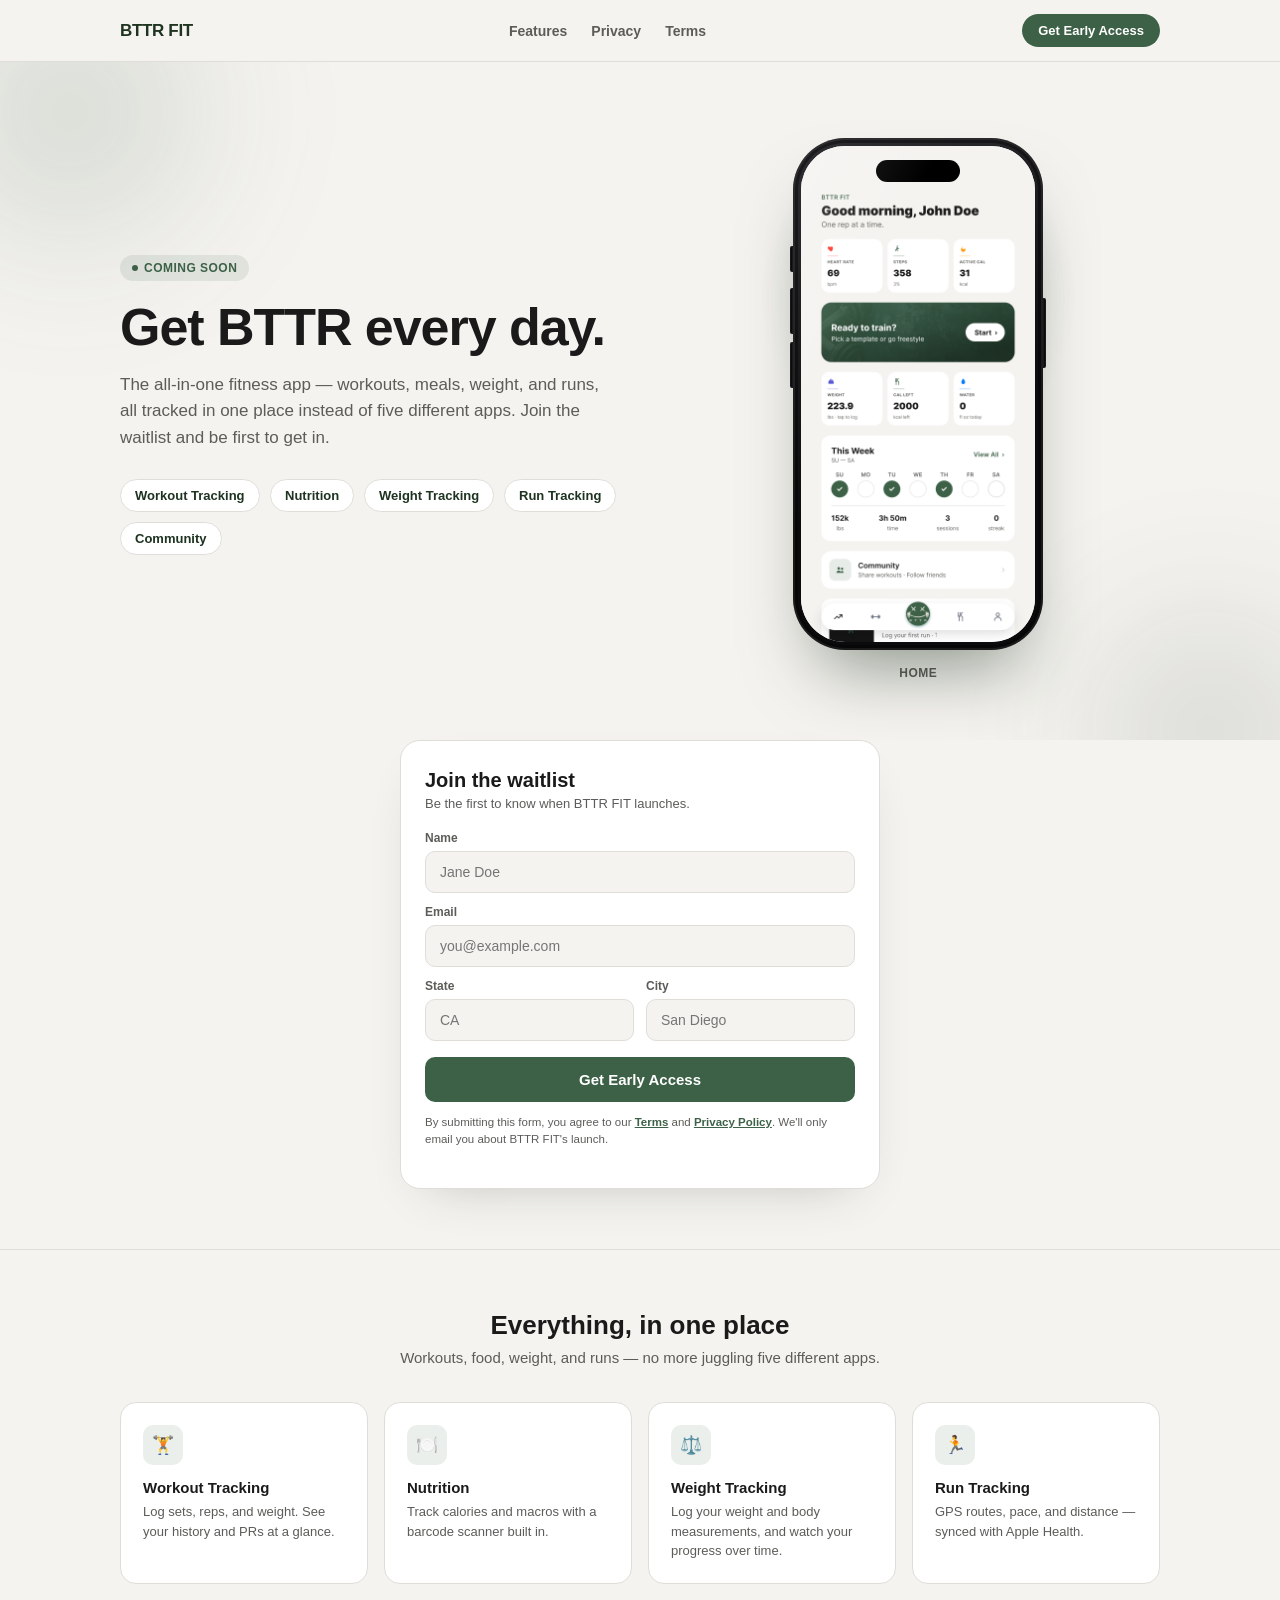
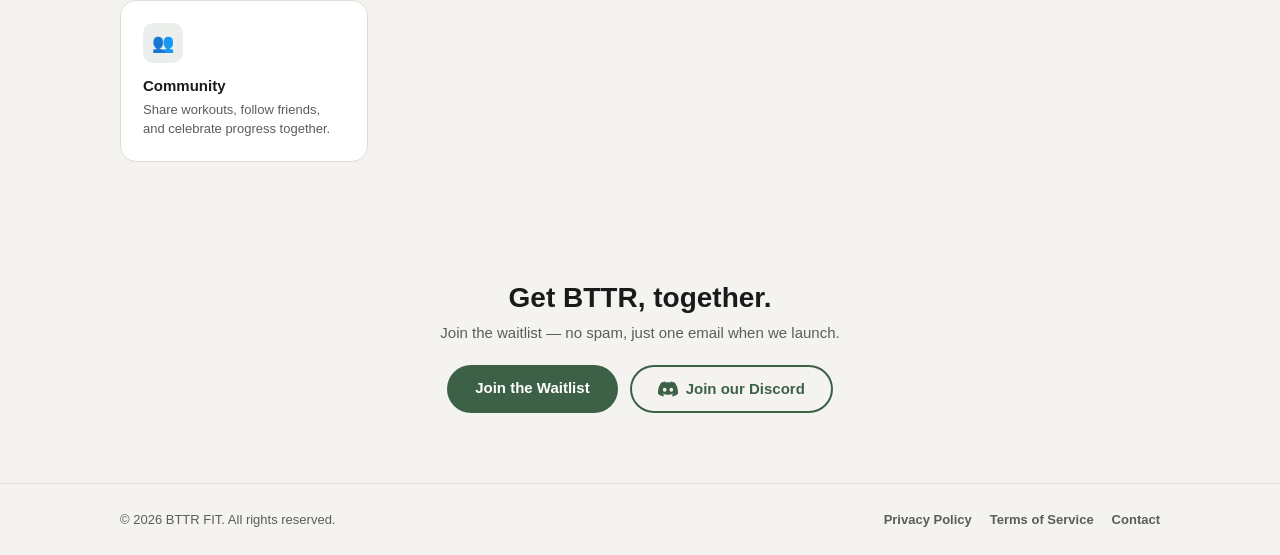
<file: index.html>
<!doctype html>
<html lang="en">
<head>
<meta charset="UTF-8">
<meta name="viewport" content="width=device-width, initial-scale=1">
<title>BTTR FIT — Get Early Access</title>
<meta name="description" content="Training, nutrition, and progress in one app. Join the BTTR FIT waitlist.">
<meta name="theme-color" content="#3D6147">
<link rel="canonical" href="https://joinbttr-fit.vercel.app/">

<!-- Link previews (Discord, iMessage, Slack, X, etc.). Discord tints the embed's
     left edge with theme-color. og:image must be an absolute URL; if the domain
     ever changes, update every https://joinbttr-fit.vercel.app below. Chat apps cache previews, so after
     changing the image, re-test with a new query string (e.g. ?v=2). -->
<meta property="og:type" content="website">
<meta property="og:site_name" content="BTTR FIT">
<meta property="og:title" content="BTTR FIT — Get BTTR every day.">
<meta property="og:description" content="Training, nutrition, runs, and progress in one app. Join the waitlist and be first in.">
<meta property="og:url" content="https://joinbttr-fit.vercel.app/">
<meta property="og:image" content="https://joinbttr-fit.vercel.app/assets/og-image.jpg">
<meta property="og:image:type" content="image/jpeg">
<meta property="og:image:width" content="1200">
<meta property="og:image:height" content="630">
<meta property="og:image:alt" content="BTTR FIT — Get BTTR every day. Training, nutrition, runs and progress in one app.">
<meta name="twitter:card" content="summary_large_image">
<meta name="twitter:title" content="BTTR FIT — Get BTTR every day.">
<meta name="twitter:description" content="Training, nutrition, runs, and progress in one app. Join the waitlist and be first in.">
<meta name="twitter:image" content="https://joinbttr-fit.vercel.app/assets/og-image.jpg">
<link rel="stylesheet" href="style.css">
</head>
<body>

<nav class="nav">
  <div class="nav-inner">
    <a class="logo" href="#top">BTTR FIT</a>
    <div class="nav-links">
      <a href="#features">Features</a>
      <a href="privacy.html">Privacy</a>
      <a href="terms.html">Terms</a>
    </div>
    <a class="nav-cta" href="#waitlist">Get Early Access</a>
  </div>
</nav>

<header class="hero" id="top">
  <div class="blob blob-a"></div>
  <div class="blob blob-b"></div>
  <div class="container hero-grid">
    <div>
      <div class="eyebrow hero-in" style="--d:0s"><span class="dot"></span> Coming soon</div>
      <h1 class="headline hero-in" style="--d:0.08s">Get BTTR every day.</h1>
      <p class="tagline hero-in" style="--d:0.16s">The all-in-one fitness app — workouts, meals, weight, and runs, all tracked in one place instead of five different apps. Join the waitlist and be first to get in.</p>
      <div class="feature-pills hero-in" style="--d:0.24s">
        <span class="pill">Workout Tracking</span>
        <span class="pill">Nutrition</span>
        <span class="pill">Weight Tracking</span>
        <span class="pill">Run Tracking</span>
        <span class="pill">Community</span>
      </div>
    </div>

    <div class="phone-stage hero-in" style="--d:0.1s">
      <div class="phone-glow"></div>
      <div class="phone-tilt" id="phone-tilt">
        <div class="phone">
          <div class="phone-btn mute"></div>
          <div class="phone-btn vol-up"></div>
          <div class="phone-btn vol-down"></div>
          <div class="phone-btn power"></div>
          <div class="phone-screen">
            <div class="dynamic-island"></div>
            <img class="phone-shot active" src="assets/screenshots/main.png" alt="BTTR FIT home screen" data-caption="Home">
            <img class="phone-shot" src="assets/screenshots/train.png" alt="BTTR FIT train screen" data-caption="Train">
            <img class="phone-shot" src="assets/screenshots/stats.png" alt="BTTR FIT workout log screen" data-caption="Stats">
            <img class="phone-shot" src="assets/screenshots/fuel.png" alt="BTTR FIT nutrition screen" data-caption="Nutrition">
            <img class="phone-shot" src="assets/screenshots/profile.png" alt="BTTR FIT profile screen" data-caption="Profile">
            <div class="phone-sheen"></div>
          </div>
        </div>
      </div>
      <div class="phone-caption" id="phone-caption">Home</div>
    </div>
  </div>
</header>

<section class="container" id="waitlist" style="padding-bottom: 60px;">
  <div class="waitlist reveal" style="max-width: 480px; margin: 0 auto;">
    <div id="waitlist-form-wrap">
      <h2>Join the waitlist</h2>
      <p class="sub">Be the first to know when BTTR FIT launches.</p>
      <form id="waitlist-form">
        <div class="field">
          <label for="name">Name</label>
          <input type="text" id="name" name="name" placeholder="Jane Doe" required>
        </div>
        <div class="field">
          <label for="email">Email</label>
          <input type="email" id="email" name="email" placeholder="you@example.com" required>
        </div>
        <div class="form-row">
          <div class="field">
            <label for="state">State</label>
            <input type="text" id="state" name="state" placeholder="CA" required>
          </div>
          <div class="field">
            <label for="city">City</label>
            <input type="text" id="city" name="city" placeholder="San Diego" required>
          </div>
        </div>
        <button type="submit" class="submit-btn">Get Early Access</button>
        <p class="form-note">By submitting this form, you agree to our <a href="terms.html">Terms</a> and <a href="privacy.html">Privacy Policy</a>. We'll only email you about BTTR FIT's launch.</p>
      </form>
    </div>
    <div class="success-msg" id="success-msg">
      <div class="check">✅</div>
      <h3>You're on the list!</h3>
      <p>We'll email you the moment BTTR FIT goes live.</p>
      <a class="discord-link" data-discord href="#" target="_blank" rel="noopener noreferrer" hidden><svg class="discord-icon" viewBox="0 0 24 24" aria-hidden="true" focusable="false"><path fill="currentColor" d="M20.317 4.3698a19.7913 19.7913 0 00-4.8851-1.5152.0741.0741 0 00-.0785.0371c-.211.3753-.4447.8648-.6083 1.2495-1.8447-.2762-3.68-.2762-5.4868 0-.1636-.3933-.4058-.8742-.6177-1.2495a.077.077 0 00-.0785-.037 19.7363 19.7363 0 00-4.8852 1.515.0699.0699 0 00-.0321.0277C.5334 9.0458-.319 13.5799.0992 18.0578a.0824.0824 0 00.0312.0561c2.0528 1.5076 4.0413 2.4228 5.9929 3.0294a.0777.0777 0 00.0842-.0276c.4616-.6304.8731-1.2952 1.226-1.9942a.076.076 0 00-.0416-.1057c-.6528-.2476-1.2743-.5495-1.8722-.8923a.077.077 0 01-.0076-.1277c.1258-.0943.2517-.1923.3718-.2914a.0743.0743 0 01.0776-.0105c3.9278 1.7933 8.18 1.7933 12.0614 0a.0739.0739 0 01.0785.0095c.1202.099.246.1981.3728.2924a.077.077 0 01-.0066.1276 12.2986 12.2986 0 01-1.873.8914.0766.0766 0 00-.0407.1067c.3604.698.7719 1.3628 1.225 1.9932a.076.076 0 00.0842.0286c1.961-.6067 3.9495-1.5219 6.0023-3.0294a.077.077 0 00.0313-.0552c.5004-5.177-.8382-9.6739-3.5485-13.6604a.061.061 0 00-.0312-.0286zM8.02 15.3312c-1.1825 0-2.1569-1.0857-2.1569-2.419 0-1.3332.9555-2.4189 2.157-2.4189 1.2108 0 2.1757 1.0952 2.1568 2.419 0 1.3332-.9555 2.4189-2.1569 2.4189zm7.9748 0c-1.1825 0-2.1569-1.0857-2.1569-2.419 0-1.3332.9554-2.4189 2.1569-2.4189 1.2108 0 2.1757 1.0952 2.1568 2.419 0 1.3332-.946 2.4189-2.1568 2.4189Z"/></svg>Join our Discord while you wait</a>
    </div>
  </div>
</section>

<section class="features" id="features">
  <div class="container">
    <h2 class="reveal">Everything, in one place</h2>
    <p class="reveal">Workouts, food, weight, and runs — no more juggling five different apps.</p>
    <div class="feature-grid">
      <div class="feature-card reveal">
        <div class="icon">🏋️</div>
        <h3>Workout Tracking</h3>
        <p>Log sets, reps, and weight. See your history and PRs at a glance.</p>
      </div>
      <div class="feature-card reveal">
        <div class="icon">🍽️</div>
        <h3>Nutrition</h3>
        <p>Track calories and macros with a barcode scanner built in.</p>
      </div>
      <div class="feature-card reveal">
        <div class="icon">⚖️</div>
        <h3>Weight Tracking</h3>
        <p>Log your weight and body measurements, and watch your progress over time.</p>
      </div>
      <div class="feature-card reveal">
        <div class="icon">🏃</div>
        <h3>Run Tracking</h3>
        <p>GPS routes, pace, and distance — synced with Apple Health.</p>
      </div>
      <div class="feature-card reveal">
        <div class="icon">👥</div>
        <h3>Community</h3>
        <p>Share workouts, follow friends, and celebrate progress together.</p>
      </div>
    </div>
  </div>
</section>

<section class="bottom-cta">
  <div class="container">
    <h2 class="reveal">Get BTTR, together.</h2>
    <p class="reveal">Join the waitlist — no spam, just one email when we launch.</p>
    <div class="cta-row reveal">
      <a class="btn" href="#waitlist">Join the Waitlist</a>
      <a class="btn btn-discord" data-discord href="#" target="_blank" rel="noopener noreferrer" hidden><svg class="discord-icon" viewBox="0 0 24 24" aria-hidden="true" focusable="false"><path fill="currentColor" d="M20.317 4.3698a19.7913 19.7913 0 00-4.8851-1.5152.0741.0741 0 00-.0785.0371c-.211.3753-.4447.8648-.6083 1.2495-1.8447-.2762-3.68-.2762-5.4868 0-.1636-.3933-.4058-.8742-.6177-1.2495a.077.077 0 00-.0785-.037 19.7363 19.7363 0 00-4.8852 1.515.0699.0699 0 00-.0321.0277C.5334 9.0458-.319 13.5799.0992 18.0578a.0824.0824 0 00.0312.0561c2.0528 1.5076 4.0413 2.4228 5.9929 3.0294a.0777.0777 0 00.0842-.0276c.4616-.6304.8731-1.2952 1.226-1.9942a.076.076 0 00-.0416-.1057c-.6528-.2476-1.2743-.5495-1.8722-.8923a.077.077 0 01-.0076-.1277c.1258-.0943.2517-.1923.3718-.2914a.0743.0743 0 01.0776-.0105c3.9278 1.7933 8.18 1.7933 12.0614 0a.0739.0739 0 01.0785.0095c.1202.099.246.1981.3728.2924a.077.077 0 01-.0066.1276 12.2986 12.2986 0 01-1.873.8914.0766.0766 0 00-.0407.1067c.3604.698.7719 1.3628 1.225 1.9932a.076.076 0 00.0842.0286c1.961-.6067 3.9495-1.5219 6.0023-3.0294a.077.077 0 00.0313-.0552c.5004-5.177-.8382-9.6739-3.5485-13.6604a.061.061 0 00-.0312-.0286zM8.02 15.3312c-1.1825 0-2.1569-1.0857-2.1569-2.419 0-1.3332.9555-2.4189 2.157-2.4189 1.2108 0 2.1757 1.0952 2.1568 2.419 0 1.3332-.9555 2.4189-2.1569 2.4189zm7.9748 0c-1.1825 0-2.1569-1.0857-2.1569-2.419 0-1.3332.9554-2.4189 2.1569-2.4189 1.2108 0 2.1757 1.0952 2.1568 2.419 0 1.3332-.946 2.4189-2.1568 2.4189Z"/></svg>Join our Discord</a>
    </div>
  </div>
</section>

<footer>
  <div class="container footer-inner">
    <span>&copy; 2026 BTTR FIT. All rights reserved.</span>
    <div class="footer-links">
      <a href="privacy.html">Privacy Policy</a>
      <a href="terms.html">Terms of Service</a>
      <a href="mailto:bttrfitness@gmail.com">Contact</a>
    </div>
  </div>
</footer>

<script>
  // Submits to a Google Apps Script Web App bound to the "BTTR FIT Waitlist"
  // Google Sheet, which appends a row per signup. mode: 'no-cors' means we
  // can't read the response (Apps Script doesn't send CORS headers), so this
  // fires the request and shows success optimistically rather than waiting
  // to confirm — acceptable for a low-stakes waitlist form.
  var WAITLIST_ENDPOINT = 'https://script.google.com/macros/s/AKfycbwJiulC9-AcrTNN9ndL5i56GDPdtlouw3-GQHz1hfKwZpN7p5EOBmAqSIK_HhpVAK7D/exec';
  var WAITLIST_TOKEN = '06d2058a8aa87d88c642ef6acbf25511';

  // Discord invite link. While this is empty every [data-discord] button stays
  // hidden, so the page never shows a dead link — paste the invite URL here
  // (e.g. 'https://discord.gg/xxxxxxx') to switch the buttons on.
  var DISCORD_URL = 'https://discord.gg/M2xJRjM8U';
  if (DISCORD_URL) {
    document.querySelectorAll('[data-discord]').forEach(function (el) {
      el.href = DISCORD_URL;
      el.hidden = false;
    });
  }

  document.getElementById('waitlist-form').addEventListener('submit', function (e) {
    e.preventDefault();
    var form = e.target;
    var body = new URLSearchParams({
      name: form.name.value,
      email: form.email.value,
      state: form.state.value,
      city: form.city.value,
      token: WAITLIST_TOKEN
    });
    fetch(WAITLIST_ENDPOINT, {
      method: 'POST',
      mode: 'no-cors',
      headers: { 'Content-Type': 'application/x-www-form-urlencoded' },
      body: body.toString()
    }).catch(function () { /* opaque no-cors response either way; ignore network errors */ });
    document.getElementById('waitlist-form-wrap').style.display = 'none';
    document.getElementById('success-msg').style.display = 'block';
  });

  // Screenshot carousel
  (function () {
    var shots = document.querySelectorAll('.phone-shot');
    var caption = document.getElementById('phone-caption');
    if (!shots.length) return;
    var i = 0;
    setInterval(function () {
      shots[i].classList.remove('active');
      i = (i + 1) % shots.length;
      shots[i].classList.add('active');
      caption.textContent = shots[i].dataset.caption;
    }, 2800);
  })();

  // Scroll-triggered reveal animations
  (function () {
    var items = document.querySelectorAll('.reveal');
    if (!items.length) return;
    var io = new IntersectionObserver(function (entries) {
      entries.forEach(function (entry, idx) {
        if (entry.isIntersecting) {
          var siblingIndex = Array.prototype.indexOf.call(entry.target.parentElement.children, entry.target);
          entry.target.style.transitionDelay = (Math.min(siblingIndex, 4) * 0.08) + 's';
          entry.target.classList.add('in-view');
          io.unobserve(entry.target);
        }
      });
    }, { threshold: 0.15 });
    items.forEach(function (el) { io.observe(el); });
  })();

  // Nav shadow on scroll
  (function () {
    var nav = document.querySelector('.nav');
    if (!nav) return;
    window.addEventListener('scroll', function () {
      nav.classList.toggle('scrolled', window.scrollY > 8);
    }, { passive: true });
  })();
</script>

</body>
</html>
</file>
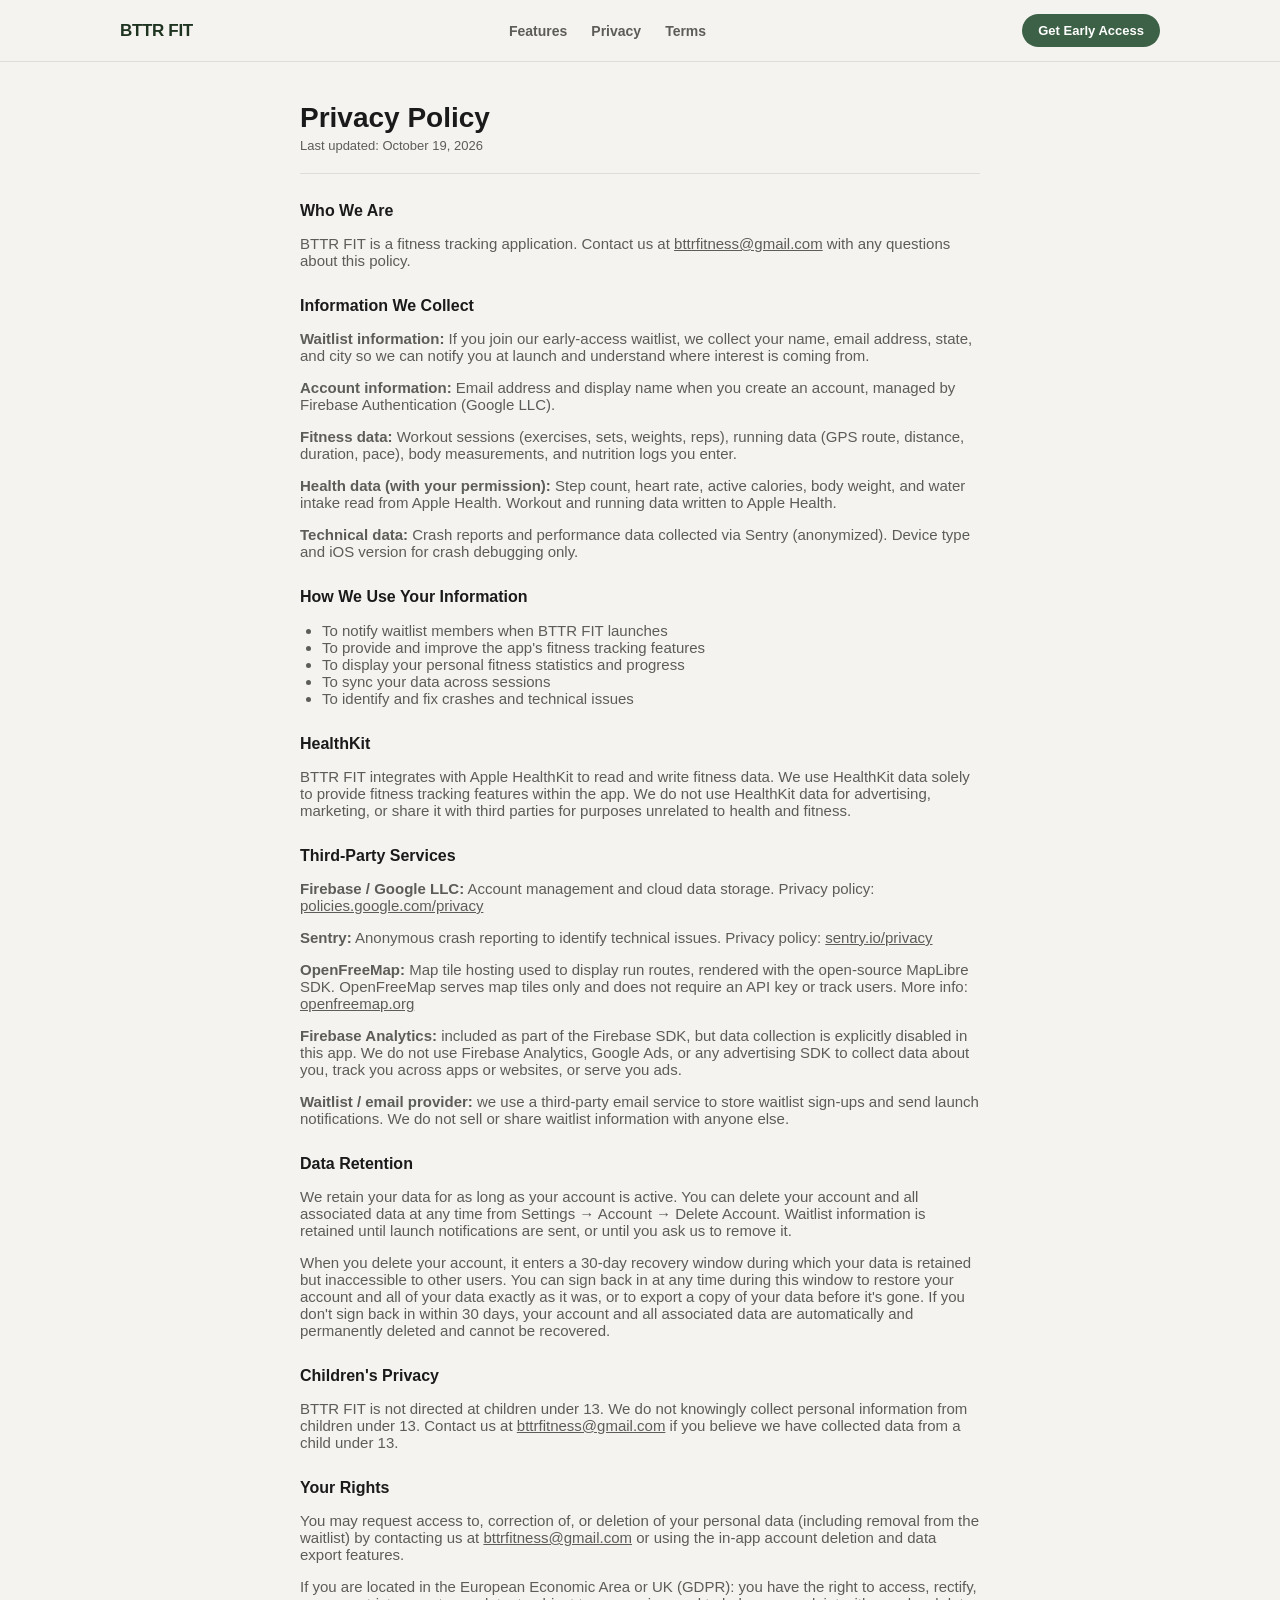
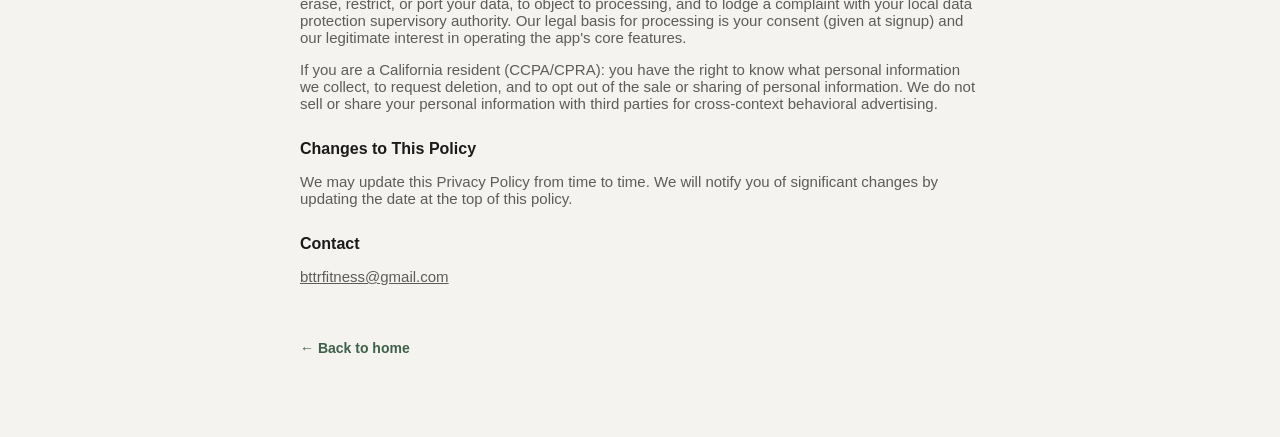
<file: privacy.html>
<!doctype html>
<html lang="en">
<head>
<meta charset="UTF-8">
<meta name="viewport" content="width=device-width, initial-scale=1">
<title>Privacy Policy — BTTR FIT</title>
<link rel="stylesheet" href="style.css">
</head>
<body>

<nav class="nav">
  <div class="nav-inner">
    <a class="logo" href="index.html">BTTR FIT</a>
    <div class="nav-links">
      <a href="index.html#features">Features</a>
      <a href="privacy.html">Privacy</a>
      <a href="terms.html">Terms</a>
    </div>
    <a class="nav-cta" href="index.html#waitlist">Get Early Access</a>
  </div>
</nav>

<div class="legal-wrap">
  <h1>Privacy Policy</h1>
  <p class="updated">Last updated: October 19, 2026</p>
  <hr>

  <h2>Who We Are</h2>
  <p>BTTR FIT is a fitness tracking application. Contact us at <a href="mailto:bttrfitness@gmail.com">bttrfitness@gmail.com</a> with any questions about this policy.</p>

  <h2>Information We Collect</h2>
  <p><strong>Waitlist information:</strong> If you join our early-access waitlist, we collect your name, email address, state, and city so we can notify you at launch and understand where interest is coming from.</p>
  <p><strong>Account information:</strong> Email address and display name when you create an account, managed by Firebase Authentication (Google LLC).</p>
  <p><strong>Fitness data:</strong> Workout sessions (exercises, sets, weights, reps), running data (GPS route, distance, duration, pace), body measurements, and nutrition logs you enter.</p>
  <p><strong>Health data (with your permission):</strong> Step count, heart rate, active calories, body weight, and water intake read from Apple Health. Workout and running data written to Apple Health.</p>
  <p><strong>Technical data:</strong> Crash reports and performance data collected via Sentry (anonymized). Device type and iOS version for crash debugging only.</p>

  <h2>How We Use Your Information</h2>
  <ul>
    <li>To notify waitlist members when BTTR FIT launches</li>
    <li>To provide and improve the app's fitness tracking features</li>
    <li>To display your personal fitness statistics and progress</li>
    <li>To sync your data across sessions</li>
    <li>To identify and fix crashes and technical issues</li>
  </ul>

  <h2>HealthKit</h2>
  <p>BTTR FIT integrates with Apple HealthKit to read and write fitness data. We use HealthKit data solely to provide fitness tracking features within the app. We do not use HealthKit data for advertising, marketing, or share it with third parties for purposes unrelated to health and fitness.</p>

  <h2>Third-Party Services</h2>
  <p><strong>Firebase / Google LLC:</strong> Account management and cloud data storage. Privacy policy: <a href="https://policies.google.com/privacy">policies.google.com/privacy</a></p>
  <p><strong>Sentry:</strong> Anonymous crash reporting to identify technical issues. Privacy policy: <a href="https://sentry.io/privacy/">sentry.io/privacy</a></p>
  <p><strong>OpenFreeMap:</strong> Map tile hosting used to display run routes, rendered with the open-source MapLibre SDK. OpenFreeMap serves map tiles only and does not require an API key or track users. More info: <a href="https://openfreemap.org">openfreemap.org</a></p>
  <p><strong>Firebase Analytics:</strong> included as part of the Firebase SDK, but data collection is explicitly disabled in this app. We do not use Firebase Analytics, Google Ads, or any advertising SDK to collect data about you, track you across apps or websites, or serve you ads.</p>
  <p><strong>Waitlist / email provider:</strong> we use a third-party email service to store waitlist sign-ups and send launch notifications. We do not sell or share waitlist information with anyone else.</p>

  <h2>Data Retention</h2>
  <p>We retain your data for as long as your account is active. You can delete your account and all associated data at any time from Settings → Account → Delete Account. Waitlist information is retained until launch notifications are sent, or until you ask us to remove it.</p>
  <p>When you delete your account, it enters a 30-day recovery window during which your data is retained but inaccessible to other users. You can sign back in at any time during this window to restore your account and all of your data exactly as it was, or to export a copy of your data before it's gone. If you don't sign back in within 30 days, your account and all associated data are automatically and permanently deleted and cannot be recovered.</p>

  <h2>Children's Privacy</h2>
  <p>BTTR FIT is not directed at children under 13. We do not knowingly collect personal information from children under 13. Contact us at <a href="mailto:bttrfitness@gmail.com">bttrfitness@gmail.com</a> if you believe we have collected data from a child under 13.</p>

  <h2>Your Rights</h2>
  <p>You may request access to, correction of, or deletion of your personal data (including removal from the waitlist) by contacting us at <a href="mailto:bttrfitness@gmail.com">bttrfitness@gmail.com</a> or using the in-app account deletion and data export features.</p>
  <p>If you are located in the European Economic Area or UK (GDPR): you have the right to access, rectify, erase, restrict, or port your data, to object to processing, and to lodge a complaint with your local data protection supervisory authority. Our legal basis for processing is your consent (given at signup) and our legitimate interest in operating the app's core features.</p>
  <p>If you are a California resident (CCPA/CPRA): you have the right to know what personal information we collect, to request deletion, and to opt out of the sale or sharing of personal information. We do not sell or share your personal information with third parties for cross-context behavioral advertising.</p>

  <h2>Changes to This Policy</h2>
  <p>We may update this Privacy Policy from time to time. We will notify you of significant changes by updating the date at the top of this policy.</p>

  <h2>Contact</h2>
  <p><a href="mailto:bttrfitness@gmail.com">bttrfitness@gmail.com</a></p>

  <a class="back" href="index.html">← Back to home</a>
</div>
</body>
</html>
</file>
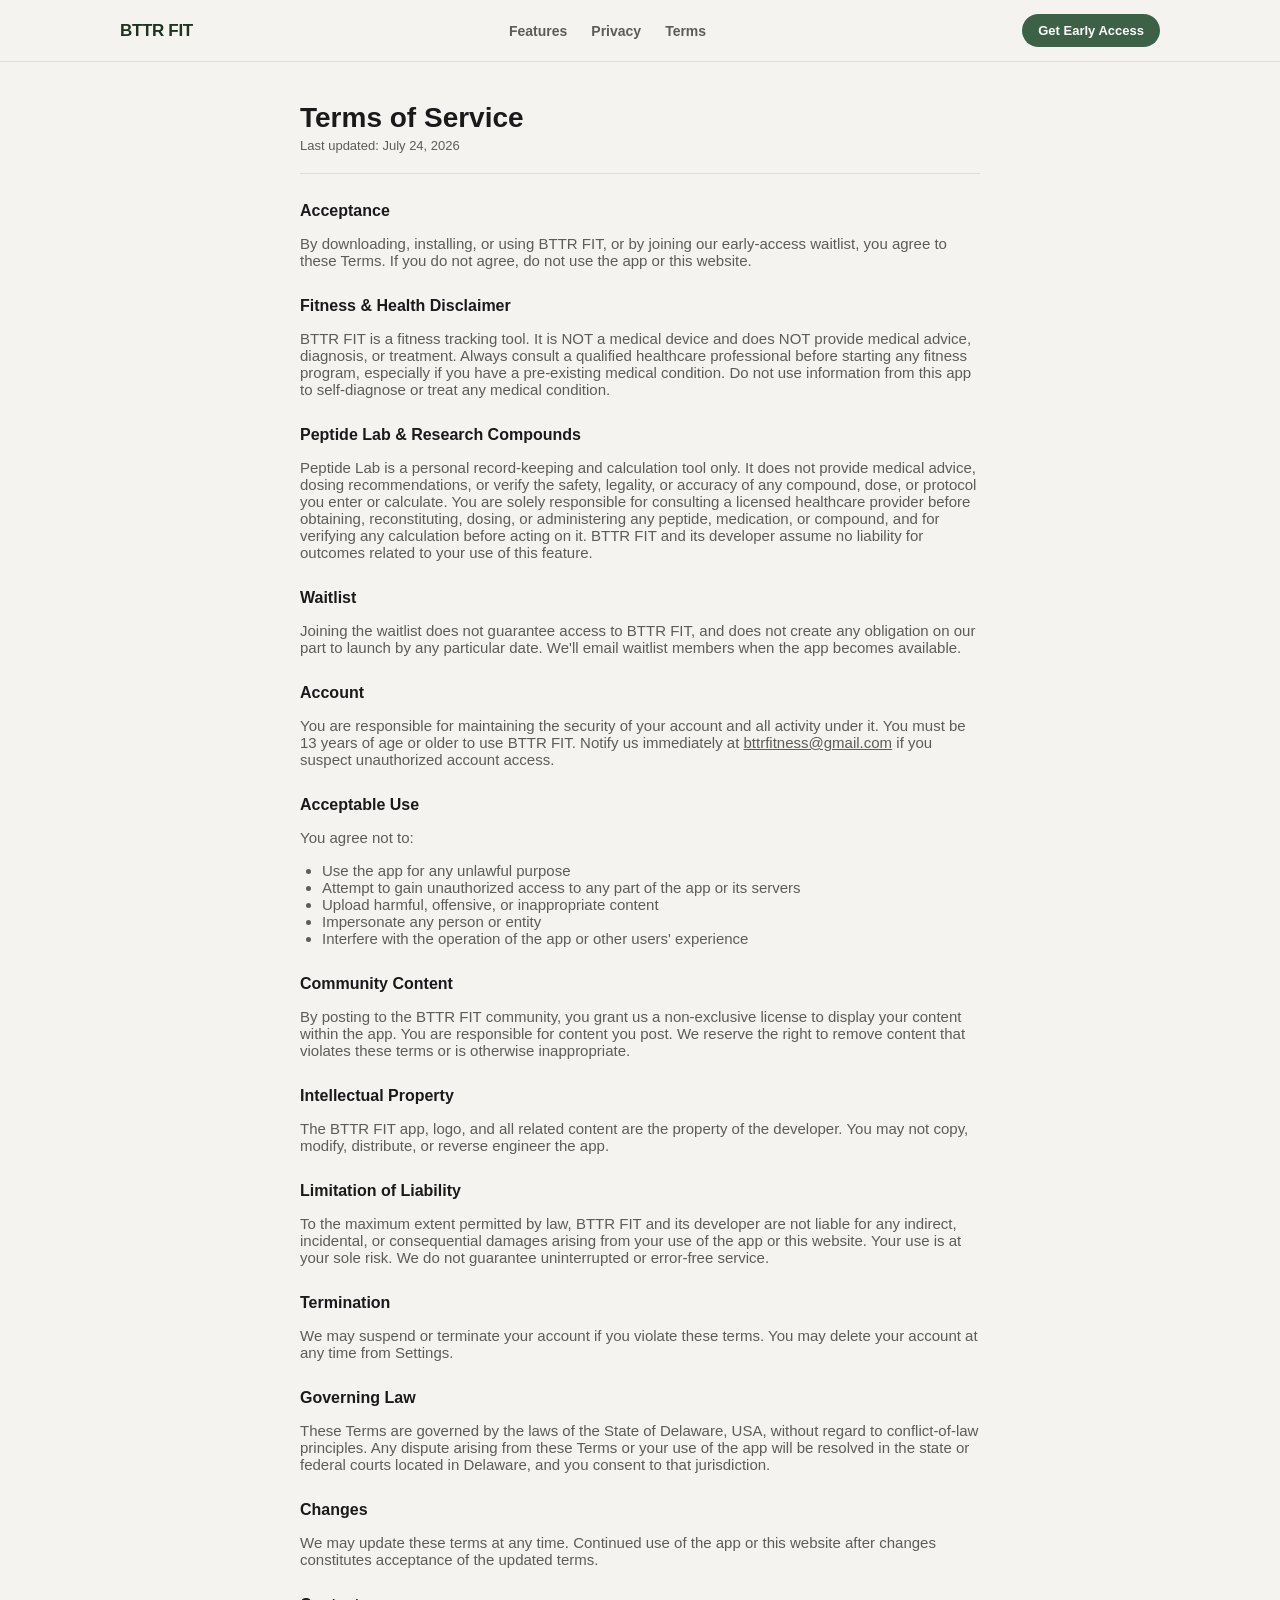
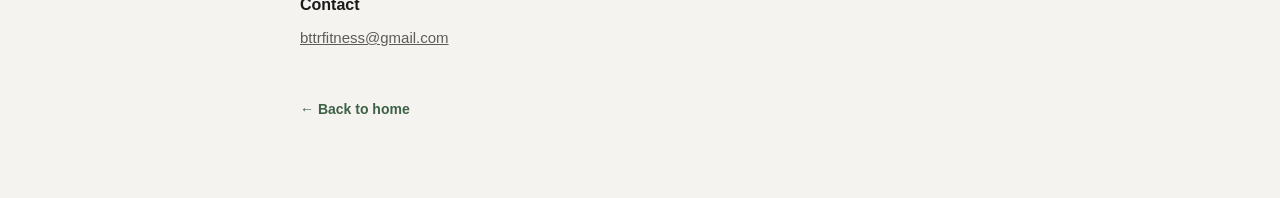
<file: terms.html>
<!doctype html>
<html lang="en">
<head>
<meta charset="UTF-8">
<meta name="viewport" content="width=device-width, initial-scale=1">
<title>Terms of Service — BTTR FIT</title>
<link rel="stylesheet" href="style.css">
</head>
<body>

<nav class="nav">
  <div class="nav-inner">
    <a class="logo" href="index.html">BTTR FIT</a>
    <div class="nav-links">
      <a href="index.html#features">Features</a>
      <a href="privacy.html">Privacy</a>
      <a href="terms.html">Terms</a>
    </div>
    <a class="nav-cta" href="index.html#waitlist">Get Early Access</a>
  </div>
</nav>

<div class="legal-wrap">
  <h1>Terms of Service</h1>
  <p class="updated">Last updated: July 24, 2026</p>
  <hr>

  <h2>Acceptance</h2>
  <p>By downloading, installing, or using BTTR FIT, or by joining our early-access waitlist, you agree to these Terms. If you do not agree, do not use the app or this website.</p>

  <h2>Fitness &amp; Health Disclaimer</h2>
  <p>BTTR FIT is a fitness tracking tool. It is NOT a medical device and does NOT provide medical advice, diagnosis, or treatment. Always consult a qualified healthcare professional before starting any fitness program, especially if you have a pre-existing medical condition. Do not use information from this app to self-diagnose or treat any medical condition.</p>

  <h2>Peptide Lab &amp; Research Compounds</h2>
  <p>Peptide Lab is a personal record-keeping and calculation tool only. It does not provide medical advice, dosing recommendations, or verify the safety, legality, or accuracy of any compound, dose, or protocol you enter or calculate. You are solely responsible for consulting a licensed healthcare provider before obtaining, reconstituting, dosing, or administering any peptide, medication, or compound, and for verifying any calculation before acting on it. BTTR FIT and its developer assume no liability for outcomes related to your use of this feature.</p>

  <h2>Waitlist</h2>
  <p>Joining the waitlist does not guarantee access to BTTR FIT, and does not create any obligation on our part to launch by any particular date. We'll email waitlist members when the app becomes available.</p>

  <h2>Account</h2>
  <p>You are responsible for maintaining the security of your account and all activity under it. You must be 13 years of age or older to use BTTR FIT. Notify us immediately at <a href="mailto:bttrfitness@gmail.com">bttrfitness@gmail.com</a> if you suspect unauthorized account access.</p>

  <h2>Acceptable Use</h2>
  <p>You agree not to:</p>
  <ul>
    <li>Use the app for any unlawful purpose</li>
    <li>Attempt to gain unauthorized access to any part of the app or its servers</li>
    <li>Upload harmful, offensive, or inappropriate content</li>
    <li>Impersonate any person or entity</li>
    <li>Interfere with the operation of the app or other users' experience</li>
  </ul>

  <h2>Community Content</h2>
  <p>By posting to the BTTR FIT community, you grant us a non-exclusive license to display your content within the app. You are responsible for content you post. We reserve the right to remove content that violates these terms or is otherwise inappropriate.</p>

  <h2>Intellectual Property</h2>
  <p>The BTTR FIT app, logo, and all related content are the property of the developer. You may not copy, modify, distribute, or reverse engineer the app.</p>

  <h2>Limitation of Liability</h2>
  <p>To the maximum extent permitted by law, BTTR FIT and its developer are not liable for any indirect, incidental, or consequential damages arising from your use of the app or this website. Your use is at your sole risk. We do not guarantee uninterrupted or error-free service.</p>

  <h2>Termination</h2>
  <p>We may suspend or terminate your account if you violate these terms. You may delete your account at any time from Settings.</p>

  <h2>Governing Law</h2>
  <p>These Terms are governed by the laws of the State of Delaware, USA, without regard to conflict-of-law principles. Any dispute arising from these Terms or your use of the app will be resolved in the state or federal courts located in Delaware, and you consent to that jurisdiction.</p>

  <h2>Changes</h2>
  <p>We may update these terms at any time. Continued use of the app or this website after changes constitutes acceptance of the updated terms.</p>

  <h2>Contact</h2>
  <p><a href="mailto:bttrfitness@gmail.com">bttrfitness@gmail.com</a></p>

  <a class="back" href="index.html">← Back to home</a>
</div>
</body>
</html>
</file>
<file: style.css>
:root {
  --green: #3D6147;
  --green-dark: #1E3320;
  --cream: #F5F3F0;
  --border: #E0DDD9;
  --text: #1A1A1A;
  --text-sub: #5C5C58;
}

* { box-sizing: border-box; }
html { scroll-behavior: smooth; }
body {
  margin: 0;
  font-family: -apple-system, BlinkMacSystemFont, "Segoe UI", Roboto, Helvetica, Arial, sans-serif;
  background: var(--cream);
  color: var(--text);
}
a { color: inherit; }
img { max-width: 100%; display: block; }

.container {
  max-width: 1080px;
  margin: 0 auto;
  padding: 0 20px;
}

/* Nav */
.nav {
  position: sticky;
  top: 0;
  z-index: 20;
  background: rgba(245, 243, 240, 0.9);
  backdrop-filter: blur(8px);
  border-bottom: 1px solid var(--border);
  transition: box-shadow 0.25s ease, background 0.25s ease;
}
.nav.scrolled {
  background: rgba(245, 243, 240, 0.97);
  box-shadow: 0 8px 24px -18px rgba(30, 51, 32, 0.5);
}
.nav-inner {
  display: flex;
  align-items: center;
  justify-content: space-between;
  gap: 12px;
  padding: 14px 20px;
  max-width: 1080px;
  margin: 0 auto;
}
.logo {
  font-weight: 900;
  font-size: 17px;
  letter-spacing: -0.02em;
  text-decoration: none;
  color: var(--green-dark);
  white-space: nowrap;
  flex-shrink: 0;
}
.nav-links {
  display: none;
  gap: 24px;
  font-size: 14px;
  font-weight: 600;
}
.nav-links a { text-decoration: none; color: var(--text-sub); white-space: nowrap; }
.nav-links a:hover { color: var(--green-dark); }
@media (min-width: 720px) {
  .nav-links { display: flex; }
}
.nav-cta {
  background: var(--green);
  color: #fff !important;
  padding: 9px 16px;
  border-radius: 999px;
  text-decoration: none;
  white-space: nowrap;
  flex-shrink: 0;
  font-size: 13px;
  font-weight: 700;
  transition: transform 0.15s ease;
}

/* Hero */
.hero {
  position: relative;
  padding: 56px 0 40px;
  overflow: hidden;
}
.hero-grid {
  position: relative;
  z-index: 1;
  display: grid;
  grid-template-columns: 1fr;
  gap: 40px;
  align-items: center;
}
@media (min-width: 860px) {
  .hero-grid { grid-template-columns: 1.05fr 0.95fr; gap: 24px; }
}

/* Floating background blobs — Jitter-style ambient motion */
.blob {
  position: absolute;
  border-radius: 50%;
  filter: blur(60px);
  z-index: 0;
  opacity: 0.55;
  pointer-events: none;
}
.blob-a {
  width: 420px; height: 420px;
  top: -160px; left: -140px;
  background: radial-gradient(circle, rgba(61,97,71,0.35), transparent 70%);
  animation: blobDrift1 14s ease-in-out infinite;
}
.blob-b {
  width: 380px; height: 380px;
  bottom: -180px; right: -120px;
  background: radial-gradient(circle, rgba(30,51,32,0.28), transparent 70%);
  animation: blobDrift2 18s ease-in-out infinite;
}
@keyframes blobDrift1 {
  0%, 100% { transform: translate(0, 0) scale(1); }
  50% { transform: translate(50px, 40px) scale(1.15); }
}
@keyframes blobDrift2 {
  0%, 100% { transform: translate(0, 0) scale(1); }
  50% { transform: translate(-40px, -30px) scale(1.1); }
}
@media (prefers-reduced-motion: reduce) {
  .blob-a, .blob-b { animation: none; }
}

/* Hero entrance — spring/overshoot, Jitter-style */
.hero-in {
  opacity: 0;
  transform: translateY(36px) scale(0.94);
  animation: heroIn 0.85s cubic-bezier(0.34, 1.56, 0.64, 1) forwards;
  animation-delay: var(--d, 0s);
}
@keyframes heroIn {
  60% { opacity: 1; }
  to { opacity: 1; transform: translateY(0) scale(1); }
}
@media (prefers-reduced-motion: reduce) {
  .hero-in { animation: none; opacity: 1; transform: none; }
}

.eyebrow {
  display: inline-flex;
  align-items: center;
  gap: 6px;
  font-size: 12px;
  font-weight: 700;
  letter-spacing: 0.04em;
  text-transform: uppercase;
  color: var(--green);
  background: rgba(61, 97, 71, 0.1);
  padding: 6px 12px;
  border-radius: 999px;
  margin-bottom: 18px;
}
.dot {
  width: 6px; height: 6px;
  border-radius: 50%;
  background: var(--green);
  animation: dotPulse 1.8s ease-in-out infinite;
}
@keyframes dotPulse {
  0%, 100% { transform: scale(1); opacity: 1; box-shadow: 0 0 0 0 rgba(61,97,71,0.5); }
  50% { transform: scale(1.3); opacity: 0.7; box-shadow: 0 0 0 5px rgba(61,97,71,0); }
}
@media (prefers-reduced-motion: reduce) {
  .dot { animation: none; }
}

h1.headline {
  font-size: 40px;
  line-height: 1.08;
  font-weight: 900;
  letter-spacing: -0.02em;
  margin: 0 0 16px;
}
@media (min-width: 640px) {
  h1.headline { font-size: 52px; }
}

.tagline {
  font-size: 17px;
  color: var(--text-sub);
  max-width: 480px;
  margin: 0 0 28px;
  line-height: 1.55;
}

.feature-pills {
  display: flex;
  flex-wrap: wrap;
  gap: 10px;
  margin-bottom: 8px;
}
.pill {
  font-size: 13px;
  font-weight: 600;
  color: var(--green-dark);
  background: #fff;
  border: 1px solid var(--border);
  padding: 8px 14px;
  border-radius: 999px;
  opacity: 0;
  transform: translateY(14px) scale(0.85);
  animation: pillPop 0.6s cubic-bezier(0.34, 1.56, 0.64, 1) forwards;
  transition: transform 0.2s ease, box-shadow 0.2s ease;
}
.pill:hover {
  transform: translateY(-3px) scale(1.04);
  box-shadow: 0 10px 20px -14px rgba(30, 51, 32, 0.5);
}
.feature-pills.hero-in .pill:nth-child(1) { animation-delay: 1.05s; }
.feature-pills.hero-in .pill:nth-child(2) { animation-delay: 1.15s; }
.feature-pills.hero-in .pill:nth-child(3) { animation-delay: 1.25s; }
.feature-pills.hero-in .pill:nth-child(4) { animation-delay: 1.35s; }
.feature-pills.hero-in .pill:nth-child(5) { animation-delay: 1.45s; }
@keyframes pillPop {
  60% { opacity: 1; }
  to { opacity: 1; transform: translateY(0) scale(1); }
}
@media (prefers-reduced-motion: reduce) {
  .pill { animation: none; opacity: 1; transform: none; }
}

/* Phone mockup */
.phone-stage {
  position: relative;
  display: flex;
  flex-direction: column;
  align-items: center;
  padding: 20px 0;
}
.phone-glow {
  position: absolute;
  width: 320px;
  height: 320px;
  background: radial-gradient(circle, rgba(61,97,71,0.18), transparent 70%);
  filter: blur(10px);
  z-index: 0;
}
.phone {
  position: relative;
  z-index: 1;
  width: 250px;
  height: 512px;
  background: linear-gradient(150deg, #303034, #0b0b0d 60%);
  border-radius: 52px;
  padding: 8px;
  box-shadow:
    0 40px 70px -25px rgba(30, 51, 32, 0.5),
    inset 0 0 0 2px rgba(255, 255, 255, 0.08),
    inset 0 0 0 5px rgba(0, 0, 0, 0.4);
}
.phone-btn {
  position: absolute;
  background: #0b0b0d;
  box-shadow: inset 0 0 0 1px rgba(255,255,255,0.06);
}
.phone-btn.mute { left: -3px; top: 108px; width: 3px; height: 26px; border-radius: 2px 0 0 2px; }
.phone-btn.vol-up { left: -3px; top: 150px; width: 3px; height: 46px; border-radius: 2px 0 0 2px; }
.phone-btn.vol-down { left: -3px; top: 204px; width: 3px; height: 46px; border-radius: 2px 0 0 2px; }
.phone-btn.power { right: -3px; top: 160px; width: 3px; height: 70px; border-radius: 0 2px 2px 0; }
.phone-screen {
  position: relative;
  width: 100%;
  height: 100%;
  border-radius: 44px;
  background: linear-gradient(160deg, #fff, var(--cream));
  overflow: hidden;
}
.dynamic-island {
  position: absolute;
  top: 14px;
  left: 50%;
  transform: translateX(-50%);
  width: 84px;
  height: 22px;
  background: #000;
  border-radius: 999px;
  z-index: 5;
}
.phone-shot {
  position: absolute;
  inset: 0;
  width: 100%;
  height: 100%;
  object-fit: cover;
  object-position: top center;
  opacity: 0;
  transform: scale(1.03);
  transition: opacity 0.7s ease, transform 1.8s ease;
}
.phone-shot.active {
  opacity: 1;
  transform: scale(1);
}
.phone-sheen {
  position: absolute;
  inset: 0;
  background: linear-gradient(115deg, rgba(255,255,255,0.16) 0%, rgba(255,255,255,0) 30%);
  pointer-events: none;
  z-index: 6;
}
.phone-caption {
  margin-top: 16px;
  text-align: center;
  font-size: 12px;
  font-weight: 700;
  letter-spacing: 0.04em;
  text-transform: uppercase;
  color: var(--text-sub);
}

/* Scroll reveal — spring bounce */
.reveal {
  opacity: 0;
  transform: translateY(40px) scale(0.92);
  transition: opacity 0.6s cubic-bezier(0.34, 1.56, 0.64, 1), transform 0.6s cubic-bezier(0.34, 1.56, 0.64, 1);
}
.reveal.in-view {
  opacity: 1;
  transform: translateY(0) scale(1);
}
@media (prefers-reduced-motion: reduce) {
  .reveal { opacity: 1; transform: none; transition: none; }
}

/* Waitlist card */
.waitlist {
  background: #fff;
  border: 1px solid var(--border);
  border-radius: 20px;
  padding: 28px 24px;
  box-shadow: 0 20px 50px -30px rgba(30, 51, 32, 0.3);
}
.waitlist h2 {
  font-size: 20px;
  font-weight: 800;
  margin: 0 0 4px;
}
.waitlist p.sub {
  font-size: 13px;
  color: var(--text-sub);
  margin: 0 0 20px;
}
.form-row {
  display: grid;
  grid-template-columns: 1fr 1fr;
  gap: 12px;
}
.field {
  margin-bottom: 12px;
}
.field label {
  display: block;
  font-size: 12px;
  font-weight: 700;
  color: var(--text-sub);
  margin-bottom: 6px;
}
.field input {
  width: 100%;
  padding: 12px 14px;
  border-radius: 10px;
  border: 1px solid var(--border);
  background: var(--cream);
  font-size: 14px;
  font-family: inherit;
  color: var(--text);
}
.field input:focus {
  outline: none;
  border-color: var(--green);
  background: #fff;
}
.submit-btn {
  width: 100%;
  padding: 14px;
  border: none;
  border-radius: 10px;
  background: var(--green);
  color: #fff;
  font-size: 15px;
  font-weight: 800;
  cursor: pointer;
  margin-top: 4px;
}
.submit-btn:hover { background: var(--green-dark); }
.form-note {
  font-size: 11.5px;
  color: var(--text-sub);
  margin-top: 12px;
  line-height: 1.5;
}
.form-note a { color: var(--green); font-weight: 600; }
.success-msg {
  display: none;
  text-align: center;
  padding: 20px 0;
}
.success-msg .check {
  font-size: 32px;
  margin-bottom: 8px;
}
.success-msg h3 { margin: 0 0 4px; font-size: 17px; }
.success-msg p { font-size: 13px; color: var(--text-sub); margin: 0; }

/* Features section */
.features {
  padding: 60px 0;
  border-top: 1px solid var(--border);
}
.features h2 {
  font-size: 26px;
  font-weight: 900;
  text-align: center;
  margin: 0 0 8px;
}
.features > .container > p {
  text-align: center;
  color: var(--text-sub);
  font-size: 15px;
  margin: 0 0 36px;
}
.feature-grid {
  display: grid;
  grid-template-columns: 1fr;
  gap: 16px;
}
@media (min-width: 640px) {
  .feature-grid { grid-template-columns: repeat(2, 1fr); }
}
@media (min-width: 960px) {
  .feature-grid { grid-template-columns: repeat(4, 1fr); }
}
.feature-card {
  background: #fff;
  border: 1px solid var(--border);
  border-radius: 16px;
  padding: 22px;
  transition: transform 0.25s ease, box-shadow 0.25s ease;
}
.feature-card:hover {
  transform: translateY(-4px);
  box-shadow: 0 20px 40px -28px rgba(30, 51, 32, 0.4);
}
.feature-card .icon {
  width: 40px; height: 40px;
  border-radius: 10px;
  background: rgba(61, 97, 71, 0.1);
  display: flex;
  align-items: center;
  justify-content: center;
  font-size: 18px;
  margin-bottom: 14px;
}
.feature-card h3 {
  font-size: 15px;
  font-weight: 800;
  margin: 0 0 6px;
}
.feature-card p {
  font-size: 13px;
  color: var(--text-sub);
  margin: 0;
  line-height: 1.5;
}

/* Bottom CTA */
.bottom-cta {
  padding: 60px 0 70px;
  text-align: center;
}
.bottom-cta h2 {
  font-size: 28px;
  font-weight: 900;
  margin: 0 0 10px;
}
.bottom-cta p {
  color: var(--text-sub);
  font-size: 15px;
  margin: 0 0 24px;
}
.bottom-cta a.btn {
  display: inline-block;
  background: var(--green);
  color: #fff;
  text-decoration: none;
  font-weight: 800;
  font-size: 15px;
  padding: 14px 28px;
  border-radius: 999px;
  transition: transform 0.2s ease, background 0.2s ease;
}
.bottom-cta a.btn:hover {
  background: var(--green-dark);
  transform: translateY(-2px) scale(1.04);
}
/* Discord buttons — hidden until DISCORD_URL is set in index.html. The
   explicit [hidden] rule is needed because display:inline-flex below would
   otherwise override the browser's default hidden behavior. */
[data-discord][hidden] { display: none !important; }
.cta-row {
  display: flex;
  flex-wrap: wrap;
  justify-content: center;
  gap: 12px;
}
.discord-icon { width: 20px; height: 20px; flex: none; }
.bottom-cta a.btn.btn-discord {
  display: inline-flex;
  align-items: center;
  gap: 8px;
  background: transparent;
  color: var(--green);
  box-shadow: inset 0 0 0 2px var(--green);
}
.bottom-cta a.btn.btn-discord:hover {
  background: #5865F2;
  color: #fff;
  box-shadow: inset 0 0 0 2px #5865F2;
}
.discord-link {
  display: inline-flex;
  align-items: center;
  gap: 8px;
  margin-top: 16px;
  padding: 10px 18px;
  border-radius: 999px;
  background: #5865F2;
  color: #fff;
  font-size: 14px;
  font-weight: 700;
  text-decoration: none;
  transition: transform 0.2s ease, background 0.2s ease;
}
.discord-link:hover { background: #4752C4; transform: translateY(-1px); }
.nav-cta {
  animation: ctaPulse 3.2s ease-in-out infinite;
}
.nav-cta:hover { animation-play-state: paused; }
@keyframes ctaPulse {
  0%, 100% { box-shadow: 0 0 0 0 rgba(61, 97, 71, 0.35); }
  50% { box-shadow: 0 0 0 8px rgba(61, 97, 71, 0); }
}
@media (prefers-reduced-motion: reduce) {
  .nav-cta { animation: none; }
}

/* Footer */
footer {
  border-top: 1px solid var(--border);
  padding: 28px 0;
}
.footer-inner {
  display: flex;
  flex-direction: column;
  gap: 12px;
  font-size: 13px;
  color: var(--text-sub);
}
@media (min-width: 640px) {
  .footer-inner { flex-direction: row; justify-content: space-between; align-items: center; }
}
.footer-links {
  display: flex;
  gap: 18px;
}
.footer-links a { text-decoration: none; color: var(--text-sub); font-weight: 600; }
.footer-links a:hover { color: var(--green-dark); }

/* Legal pages reuse */
.legal-wrap {
  max-width: 720px;
  margin: 0 auto;
  padding: 40px 20px 80px;
}
.legal-wrap h1 {
  font-size: 28px;
  font-weight: 900;
  margin: 0 0 4px;
}
.legal-wrap .updated {
  font-size: 13px;
  color: var(--text-sub);
  margin: 0 0 20px;
}
.legal-wrap hr {
  border: none;
  border-top: 1px solid var(--border);
  margin: 0 0 28px;
}
.legal-wrap h2 {
  font-size: 16px;
  font-weight: 700;
  margin: 28px 0 8px;
}
.legal-wrap p, .legal-wrap li {
  font-size: 15px;
  color: var(--text-sub);
}
.legal-wrap ul, .legal-wrap ol { padding-left: 22px; }
.legal-wrap .back { display: inline-block; margin-top: 40px; font-size: 14px; font-weight: 600; text-decoration: none; color: var(--green); }
</file>
